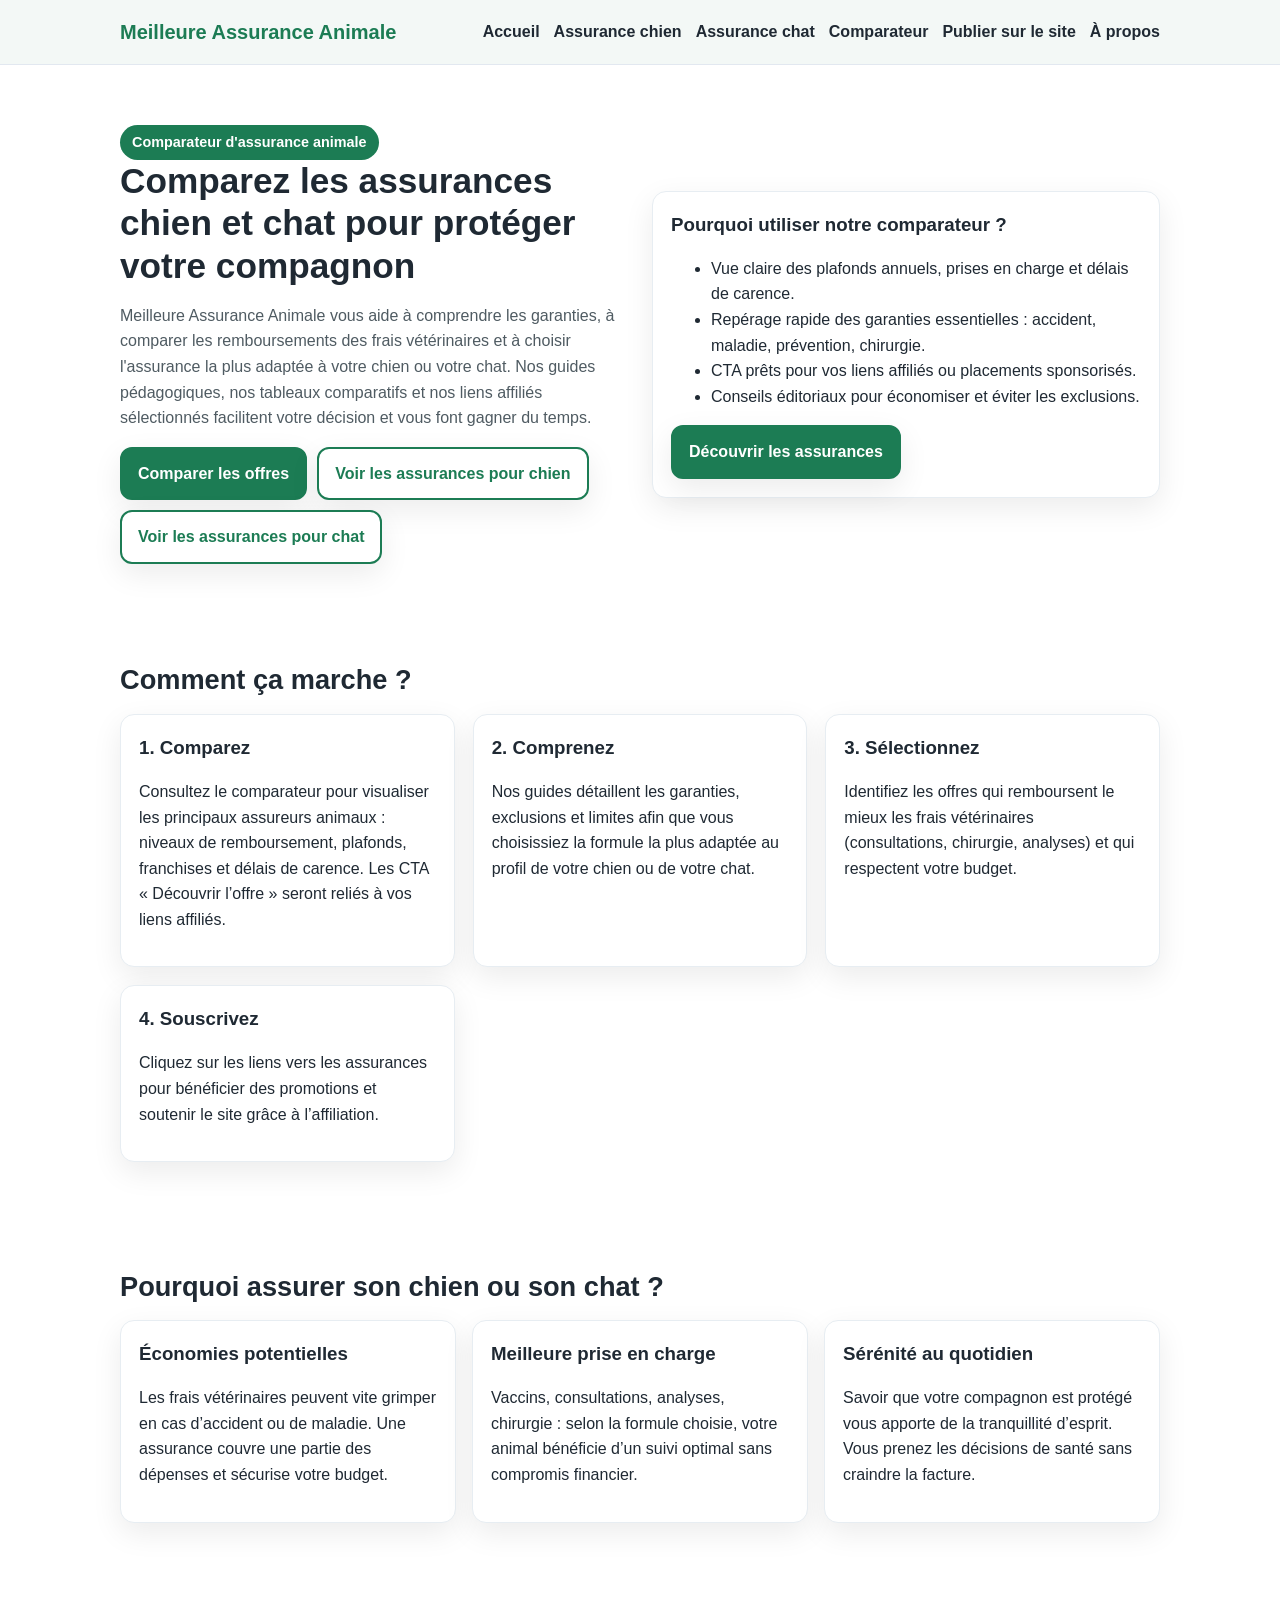
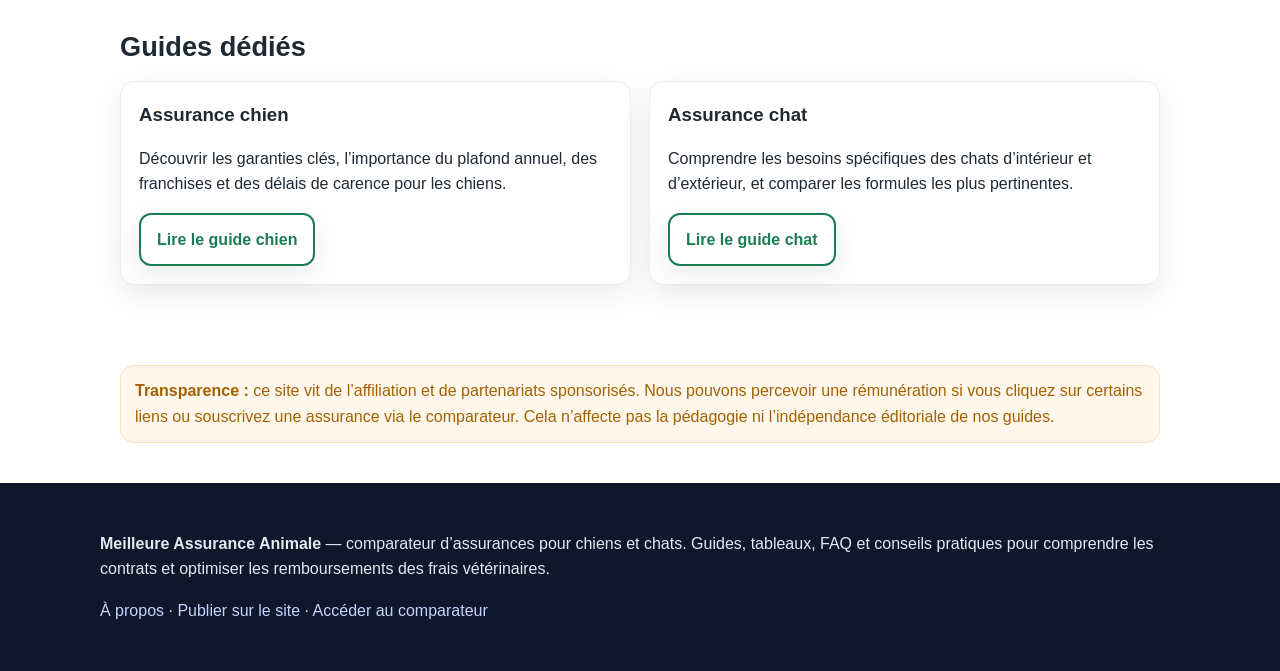
<file: index.html>
<!DOCTYPE html>
<html lang="fr">
<head>
  <meta charset="UTF-8">
  <meta name="viewport" content="width=device-width, initial-scale=1.0">
  <title>Comparateur assurance animale | Meilleure Assurance Animale</title>
  <meta name="description" content="Comparez rapidement les assurances chien et chat : garanties, remboursements frais vétérinaires, prix et délais de carence. Guides clairs et liens vers les meilleures offres.">
  <link rel="stylesheet" href="style.css">
</head>
<body>
<header>
  <div class="navbar">
    <a class="brand" href="/">Meilleure Assurance Animale</a>
    <nav>
      <ul>
        <li><a href="/">Accueil</a></li>
        <li><a href="assurance-chien.html">Assurance chien</a></li>
        <li><a href="assurance-chat.html">Assurance chat</a></li>
        <li><a href="comparateur.html">Comparateur</a></li>
        <li><a href="publier-sur-le-site.html">Publier sur le site</a></li>
        <li><a href="a-propos.html">À propos</a></li>
      </ul>
    </nav>
  </div>
</header>

<section class="hero">
  <div>
    <span class="badge">Comparateur d'assurance animale</span>
    <h1>Comparez les assurances chien et chat pour protéger votre compagnon</h1>
    <p>Meilleure Assurance Animale vous aide à comprendre les garanties, à comparer les remboursements des frais vétérinaires et à choisir l'assurance la plus adaptée à votre chien ou votre chat. Nos guides pédagogiques, nos tableaux comparatifs et nos liens affiliés sélectionnés facilitent votre décision et vous font gagner du temps.</p>
    <div style="display:flex;flex-wrap:wrap;gap:10px;margin-top:14px;">
      <a class="btn" href="comparateur.html">Comparer les offres</a>
      <a class="btn outline" href="assurance-chien.html">Voir les assurances pour chien</a>
      <a class="btn outline" href="assurance-chat.html">Voir les assurances pour chat</a>
    </div>
  </div>
  <div class="card">
    <h3>Pourquoi utiliser notre comparateur ?</h3>
    <ul>
      <li>Vue claire des plafonds annuels, prises en charge et délais de carence.</li>
      <li>Repérage rapide des garanties essentielles : accident, maladie, prévention, chirurgie.</li>
      <li>CTA prêts pour vos liens affiliés ou placements sponsorisés.</li>
      <li>Conseils éditoriaux pour économiser et éviter les exclusions.</li>
    </ul>
    <a class="btn" href="comparateur.html">Découvrir les assurances</a>
  </div>
</section>

<section class="section">
  <h2>Comment ça marche ?</h2>
  <div class="grid-two">
    <div class="card">
      <h3>1. Comparez</h3>
      <p>Consultez le comparateur pour visualiser les principaux assureurs animaux : niveaux de remboursement, plafonds, franchises et délais de carence. Les CTA « Découvrir l’offre » seront reliés à vos liens affiliés.</p>
    </div>
    <div class="card">
      <h3>2. Comprenez</h3>
      <p>Nos guides détaillent les garanties, exclusions et limites afin que vous choisissiez la formule la plus adaptée au profil de votre chien ou de votre chat.</p>
    </div>
    <div class="card">
      <h3>3. Sélectionnez</h3>
      <p>Identifiez les offres qui remboursent le mieux les frais vétérinaires (consultations, chirurgie, analyses) et qui respectent votre budget.</p>
    </div>
    <div class="card">
      <h3>4. Souscrivez</h3>
      <p>Cliquez sur les liens vers les assurances pour bénéficier des promotions et soutenir le site grâce à l’affiliation.</p>
    </div>
  </div>
</section>

<section class="section">
  <h2>Pourquoi assurer son chien ou son chat ?</h2>
  <div class="cards">
    <div class="card">
      <h3>Économies potentielles</h3>
      <p>Les frais vétérinaires peuvent vite grimper en cas d’accident ou de maladie. Une assurance couvre une partie des dépenses et sécurise votre budget.</p>
    </div>
    <div class="card">
      <h3>Meilleure prise en charge</h3>
      <p>Vaccins, consultations, analyses, chirurgie : selon la formule choisie, votre animal bénéficie d’un suivi optimal sans compromis financier.</p>
    </div>
    <div class="card">
      <h3>Sérénité au quotidien</h3>
      <p>Savoir que votre compagnon est protégé vous apporte de la tranquillité d’esprit. Vous prenez les décisions de santé sans craindre la facture.</p>
    </div>
  </div>
</section>

<section class="section">
  <h2>Guides dédiés</h2>
  <div class="grid-two">
    <div class="card">
      <h3>Assurance chien</h3>
      <p>Découvrir les garanties clés, l’importance du plafond annuel, des franchises et des délais de carence pour les chiens.</p>
      <a class="btn outline" href="assurance-chien.html">Lire le guide chien</a>
    </div>
    <div class="card">
      <h3>Assurance chat</h3>
      <p>Comprendre les besoins spécifiques des chats d’intérieur et d’extérieur, et comparer les formules les plus pertinentes.</p>
      <a class="btn outline" href="assurance-chat.html">Lire le guide chat</a>
    </div>
  </div>
</section>

<section class="section">
  <div class="notice">
    <strong>Transparence :</strong> ce site vit de l’affiliation et de partenariats sponsorisés. Nous pouvons percevoir une rémunération si vous cliquez sur certains liens ou souscrivez une assurance via le comparateur. Cela n’affecte pas la pédagogie ni l’indépendance éditoriale de nos guides.
  </div>
</section>

<footer class="footer">
  <div class="section" style="padding:0;max-width:var(--max-width);">
    <p><strong>Meilleure Assurance Animale</strong> — comparateur d’assurances pour chiens et chats. Guides, tableaux, FAQ et conseils pratiques pour comprendre les contrats et optimiser les remboursements des frais vétérinaires.</p>
    <p><a href="a-propos.html">À propos</a> · <a href="publier-sur-le-site.html">Publier sur le site</a> · <a href="comparateur.html">Accéder au comparateur</a></p>
  </div>
</footer>
</body>
</html>
</file>
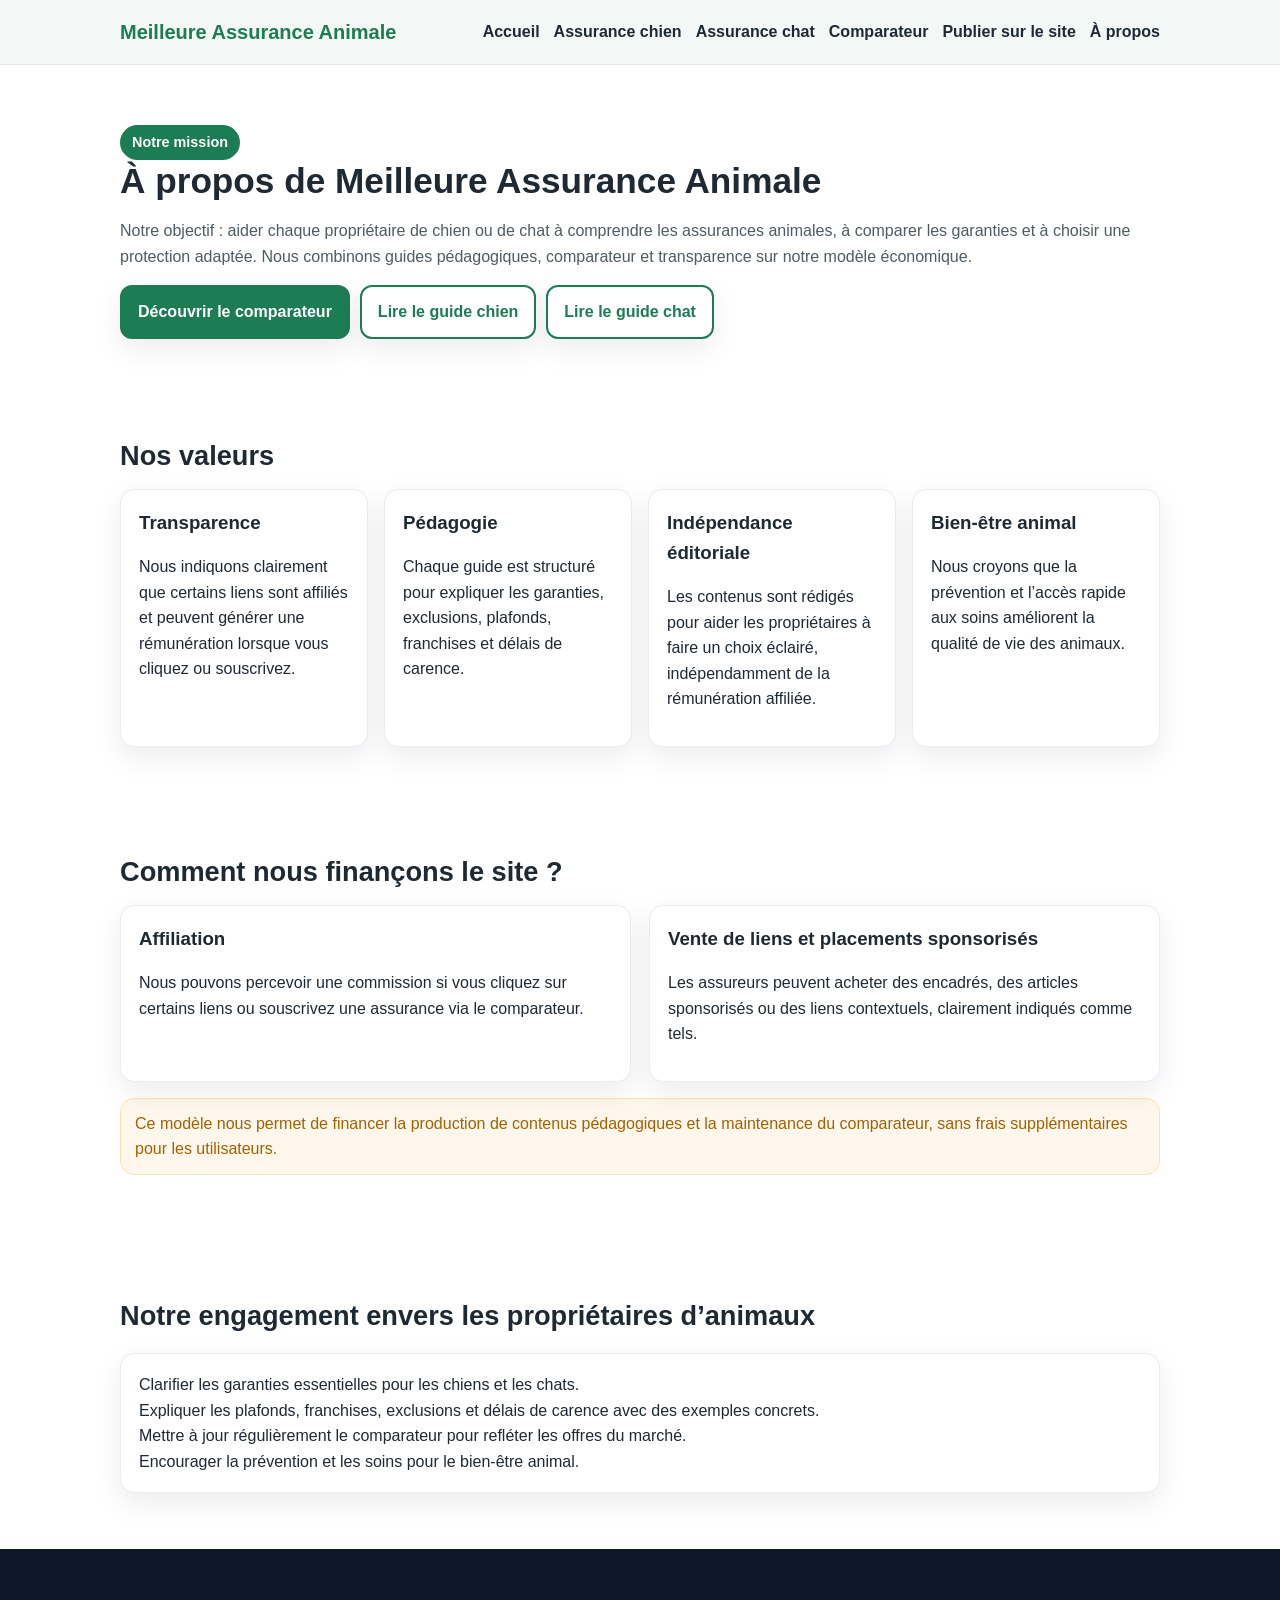
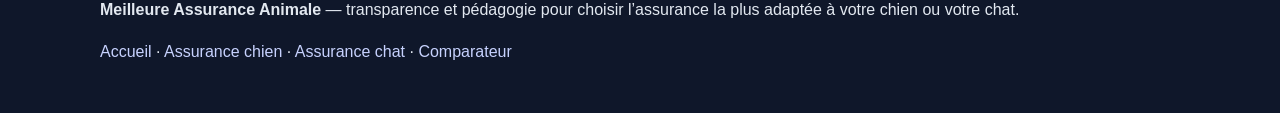
<file: a-propos.html>
<!DOCTYPE html>
<html lang="fr">
<head>
  <meta charset="UTF-8">
  <meta name="viewport" content="width=device-width, initial-scale=1.0">
  <title>À propos | Meilleure Assurance Animale</title>
  <meta name="description" content="Découvrez la démarche de Meilleure Assurance Animale : transparence, pédagogie, comparateur indépendant et financement via affiliation et placements sponsorisés.">
  <link rel="stylesheet" href="style.css">
</head>
<body>
<header>
  <div class="navbar">
    <a class="brand" href="/">Meilleure Assurance Animale</a>
    <nav>
      <ul>
        <li><a href="/">Accueil</a></li>
        <li><a href="assurance-chien.html">Assurance chien</a></li>
        <li><a href="assurance-chat.html">Assurance chat</a></li>
        <li><a href="comparateur.html">Comparateur</a></li>
        <li><a href="publier-sur-le-site.html">Publier sur le site</a></li>
        <li><a href="a-propos.html">À propos</a></li>
      </ul>
    </nav>
  </div>
</header>

<section class="hero">
  <div>
    <span class="badge">Notre mission</span>
    <h1>À propos de Meilleure Assurance Animale</h1>
    <p>Notre objectif : aider chaque propriétaire de chien ou de chat à comprendre les assurances animales, à comparer les garanties et à choisir une protection adaptée. Nous combinons guides pédagogiques, comparateur et transparence sur notre modèle économique.</p>
    <div style="display:flex;flex-wrap:wrap;gap:10px;margin-top:14px;">
      <a class="btn" href="comparateur.html">Découvrir le comparateur</a>
      <a class="btn outline" href="assurance-chien.html">Lire le guide chien</a>
      <a class="btn outline" href="assurance-chat.html">Lire le guide chat</a>
    </div>
  </div>
</section>

<section class="section">
  <h2>Nos valeurs</h2>
  <div class="cards">
    <div class="card">
      <h3>Transparence</h3>
      <p>Nous indiquons clairement que certains liens sont affiliés et peuvent générer une rémunération lorsque vous cliquez ou souscrivez.</p>
    </div>
    <div class="card">
      <h3>Pédagogie</h3>
      <p>Chaque guide est structuré pour expliquer les garanties, exclusions, plafonds, franchises et délais de carence.</p>
    </div>
    <div class="card">
      <h3>Indépendance éditoriale</h3>
      <p>Les contenus sont rédigés pour aider les propriétaires à faire un choix éclairé, indépendamment de la rémunération affiliée.</p>
    </div>
    <div class="card">
      <h3>Bien-être animal</h3>
      <p>Nous croyons que la prévention et l’accès rapide aux soins améliorent la qualité de vie des animaux.</p>
    </div>
  </div>
</section>

<section class="section">
  <h2>Comment nous finançons le site ?</h2>
  <div class="grid-two">
    <div class="card">
      <h3>Affiliation</h3>
      <p>Nous pouvons percevoir une commission si vous cliquez sur certains liens ou souscrivez une assurance via le comparateur.</p>
    </div>
    <div class="card">
      <h3>Vente de liens et placements sponsorisés</h3>
      <p>Les assureurs peuvent acheter des encadrés, des articles sponsorisés ou des liens contextuels, clairement indiqués comme tels.</p>
    </div>
  </div>
  <p class="notice">Ce modèle nous permet de financer la production de contenus pédagogiques et la maintenance du comparateur, sans frais supplémentaires pour les utilisateurs.</p>
</section>

<section class="section">
  <h2>Notre engagement envers les propriétaires d’animaux</h2>
  <ul class="card" style="list-style:none; padding-left:18px;">
    <li>Clarifier les garanties essentielles pour les chiens et les chats.</li>
    <li>Expliquer les plafonds, franchises, exclusions et délais de carence avec des exemples concrets.</li>
    <li>Mettre à jour régulièrement le comparateur pour refléter les offres du marché.</li>
    <li>Encourager la prévention et les soins pour le bien-être animal.</li>
  </ul>
</section>

<footer class="footer">
  <div class="section" style="padding:0;max-width:var(--max-width);">
    <p><strong>Meilleure Assurance Animale</strong> — transparence et pédagogie pour choisir l’assurance la plus adaptée à votre chien ou votre chat.</p>
    <p><a href="/">Accueil</a> · <a href="assurance-chien.html">Assurance chien</a> · <a href="assurance-chat.html">Assurance chat</a> · <a href="comparateur.html">Comparateur</a></p>
  </div>
</footer>
</body>
</html>
</file>
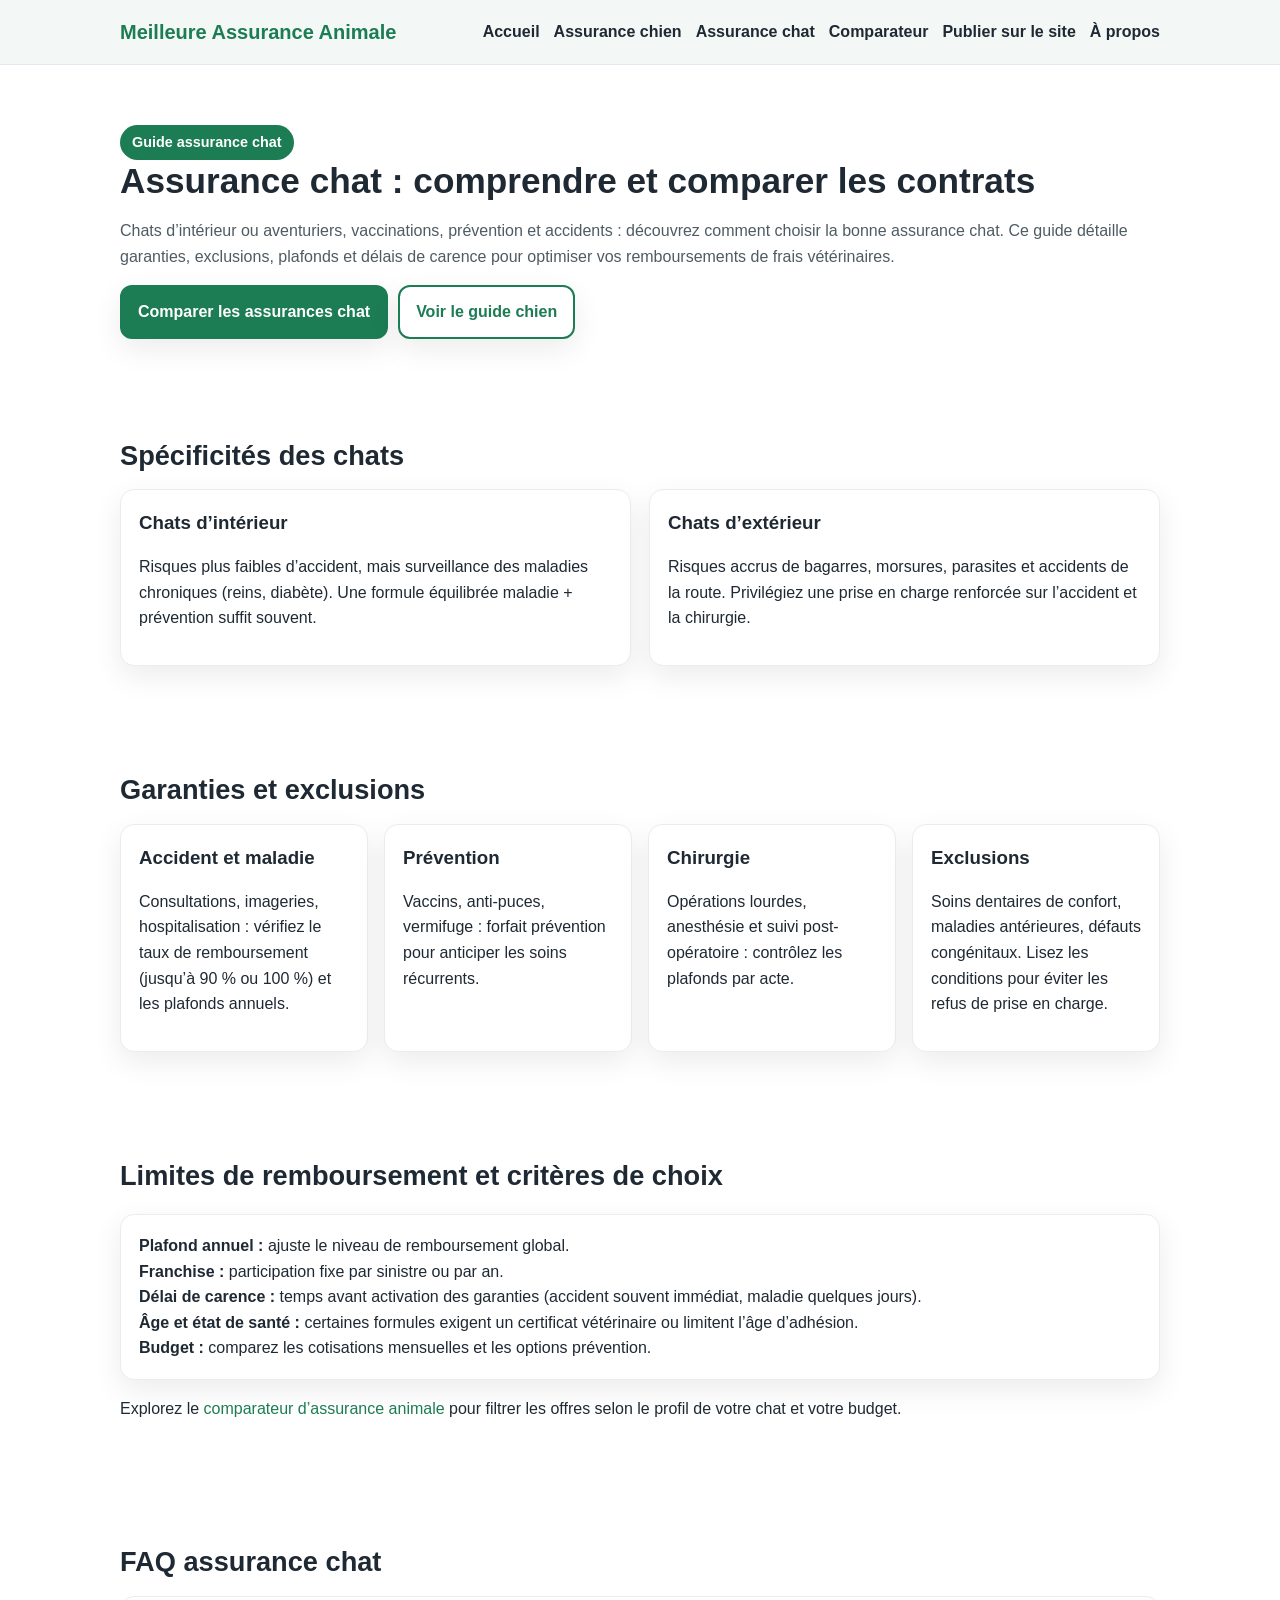
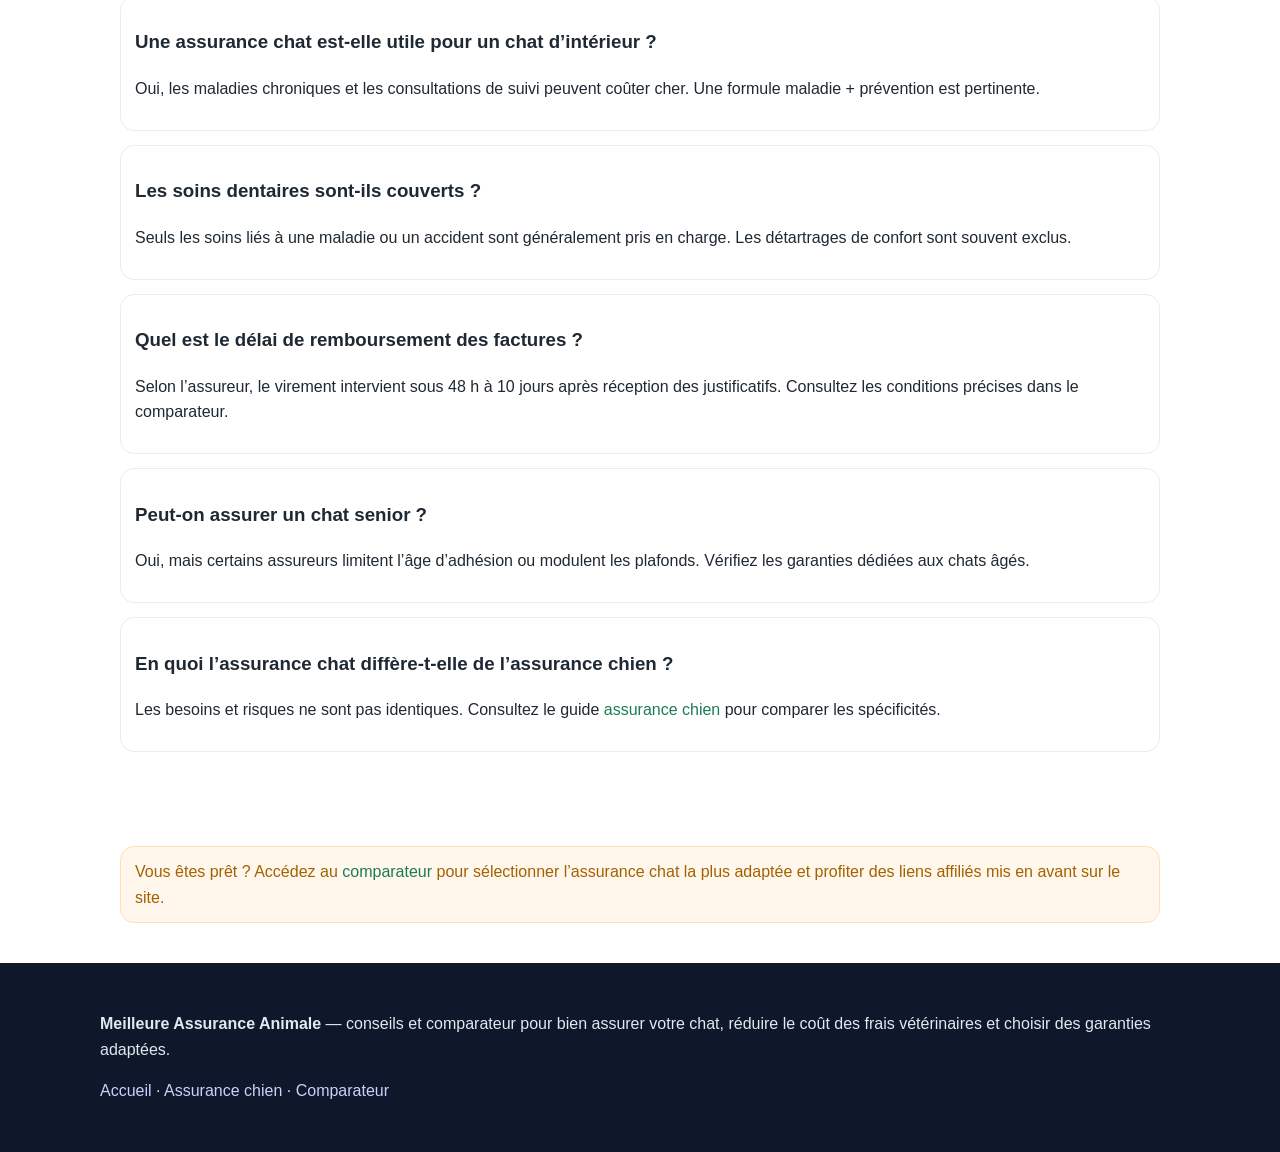
<file: assurance-chat.html>
<!DOCTYPE html>
<html lang="fr">
<head>
  <meta charset="UTF-8">
  <meta name="viewport" content="width=device-width, initial-scale=1.0">
  <title>Assurance chat : comprendre et comparer les contrats | Meilleure Assurance Animale</title>
  <meta name="description" content="Assurance chat : formules, garanties, exclusions et conseils pour comparer les contrats selon le profil de votre chat d’intérieur ou d’extérieur et votre budget vétérinaire.">
  <link rel="stylesheet" href="style.css">
</head>
<body>
<header>
  <div class="navbar">
    <a class="brand" href="/">Meilleure Assurance Animale</a>
    <nav>
      <ul>
        <li><a href="/">Accueil</a></li>
        <li><a href="assurance-chien.html">Assurance chien</a></li>
        <li><a href="assurance-chat.html">Assurance chat</a></li>
        <li><a href="comparateur.html">Comparateur</a></li>
        <li><a href="publier-sur-le-site.html">Publier sur le site</a></li>
        <li><a href="a-propos.html">À propos</a></li>
      </ul>
    </nav>
  </div>
</header>

<section class="hero">
  <div>
    <span class="badge">Guide assurance chat</span>
    <h1>Assurance chat : comprendre et comparer les contrats</h1>
    <p>Chats d’intérieur ou aventuriers, vaccinations, prévention et accidents : découvrez comment choisir la bonne assurance chat. Ce guide détaille garanties, exclusions, plafonds et délais de carence pour optimiser vos remboursements de frais vétérinaires.</p>
    <div style="display:flex;flex-wrap:wrap;gap:10px;margin-top:14px;">
      <a class="btn" href="comparateur.html">Comparer les assurances chat</a>
      <a class="btn outline" href="assurance-chien.html">Voir le guide chien</a>
    </div>
  </div>
</section>

<section class="section">
  <h2>Spécificités des chats</h2>
  <div class="grid-two">
    <div class="card">
      <h3>Chats d’intérieur</h3>
      <p>Risques plus faibles d’accident, mais surveillance des maladies chroniques (reins, diabète). Une formule équilibrée maladie + prévention suffit souvent.</p>
    </div>
    <div class="card">
      <h3>Chats d’extérieur</h3>
      <p>Risques accrus de bagarres, morsures, parasites et accidents de la route. Privilégiez une prise en charge renforcée sur l’accident et la chirurgie.</p>
    </div>
  </div>
</section>

<section class="section">
  <h2>Garanties et exclusions</h2>
  <div class="cards">
    <div class="card">
      <h3>Accident et maladie</h3>
      <p>Consultations, imageries, hospitalisation : vérifiez le taux de remboursement (jusqu’à 90 % ou 100 %) et les plafonds annuels.</p>
    </div>
    <div class="card">
      <h3>Prévention</h3>
      <p>Vaccins, anti-puces, vermifuge : forfait prévention pour anticiper les soins récurrents.</p>
    </div>
    <div class="card">
      <h3>Chirurgie</h3>
      <p>Opérations lourdes, anesthésie et suivi post-opératoire : contrôlez les plafonds par acte.</p>
    </div>
    <div class="card">
      <h3>Exclusions</h3>
      <p>Soins dentaires de confort, maladies antérieures, défauts congénitaux. Lisez les conditions pour éviter les refus de prise en charge.</p>
    </div>
  </div>
</section>

<section class="section">
  <h2>Limites de remboursement et critères de choix</h2>
  <ul class="card" style="list-style:none; padding-left:18px;">
    <li><strong>Plafond annuel :</strong> ajuste le niveau de remboursement global.</li>
    <li><strong>Franchise :</strong> participation fixe par sinistre ou par an.</li>
    <li><strong>Délai de carence :</strong> temps avant activation des garanties (accident souvent immédiat, maladie quelques jours).</li>
    <li><strong>Âge et état de santé :</strong> certaines formules exigent un certificat vétérinaire ou limitent l’âge d’adhésion.</li>
    <li><strong>Budget :</strong> comparez les cotisations mensuelles et les options prévention.</li>
  </ul>
  <p>Explorez le <a href="comparateur.html">comparateur d’assurance animale</a> pour filtrer les offres selon le profil de votre chat et votre budget.</p>
</section>

<section class="section">
  <h2>FAQ assurance chat</h2>
  <div class="faq-item">
    <h3>Une assurance chat est-elle utile pour un chat d’intérieur ?</h3>
    <p>Oui, les maladies chroniques et les consultations de suivi peuvent coûter cher. Une formule maladie + prévention est pertinente.</p>
  </div>
  <div class="faq-item">
    <h3>Les soins dentaires sont-ils couverts ?</h3>
    <p>Seuls les soins liés à une maladie ou un accident sont généralement pris en charge. Les détartrages de confort sont souvent exclus.</p>
  </div>
  <div class="faq-item">
    <h3>Quel est le délai de remboursement des factures ?</h3>
    <p>Selon l’assureur, le virement intervient sous 48 h à 10 jours après réception des justificatifs. Consultez les conditions précises dans le comparateur.</p>
  </div>
  <div class="faq-item">
    <h3>Peut-on assurer un chat senior ?</h3>
    <p>Oui, mais certains assureurs limitent l’âge d’adhésion ou modulent les plafonds. Vérifiez les garanties dédiées aux chats âgés.</p>
  </div>
  <div class="faq-item">
    <h3>En quoi l’assurance chat diffère-t-elle de l’assurance chien ?</h3>
    <p>Les besoins et risques ne sont pas identiques. Consultez le guide <a href="assurance-chien.html">assurance chien</a> pour comparer les spécificités.</p>
  </div>
</section>

<section class="section">
  <div class="notice">
    Vous êtes prêt ? Accédez au <a href="comparateur.html">comparateur</a> pour sélectionner l’assurance chat la plus adaptée et profiter des liens affiliés mis en avant sur le site.
  </div>
</section>

<footer class="footer">
  <div class="section" style="padding:0;max-width:var(--max-width);">
    <p><strong>Meilleure Assurance Animale</strong> — conseils et comparateur pour bien assurer votre chat, réduire le coût des frais vétérinaires et choisir des garanties adaptées.</p>
    <p><a href="/">Accueil</a> · <a href="assurance-chien.html">Assurance chien</a> · <a href="comparateur.html">Comparateur</a></p>
  </div>
</footer>
</body>
</html>
</file>
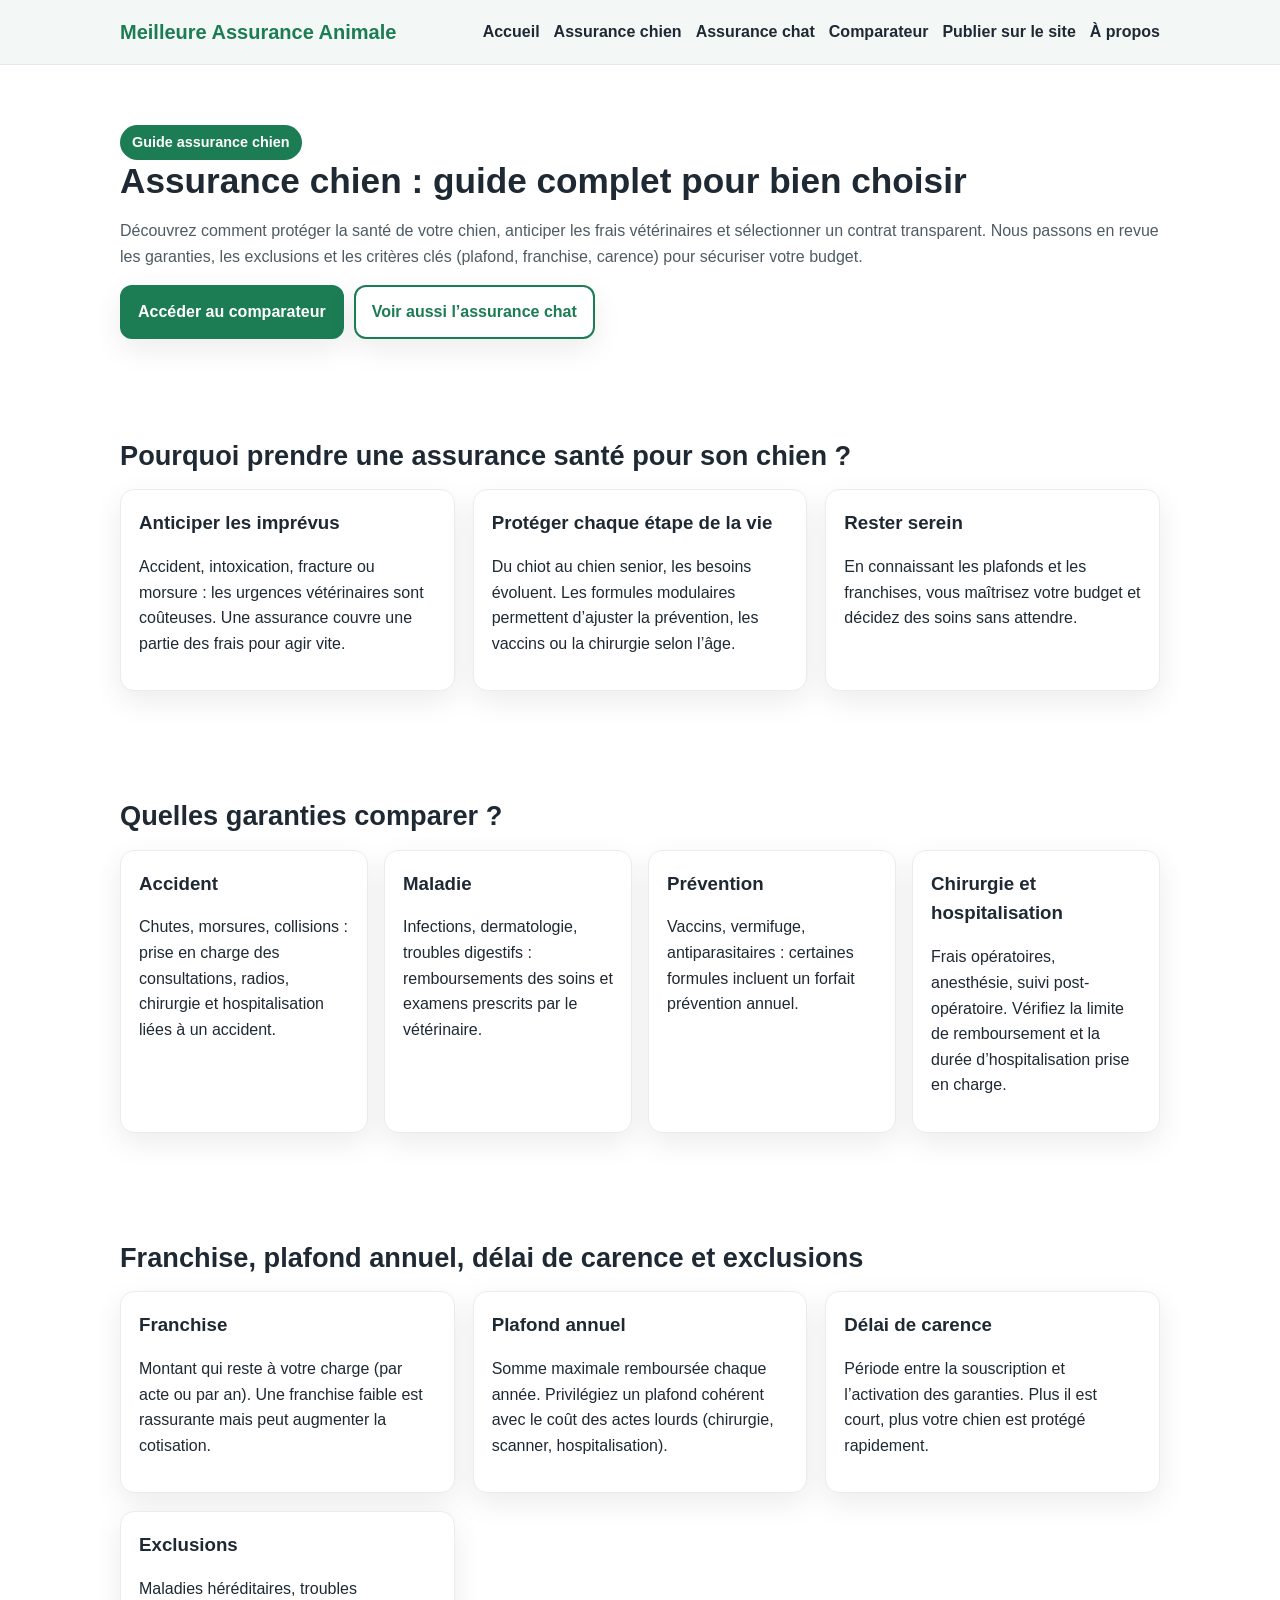
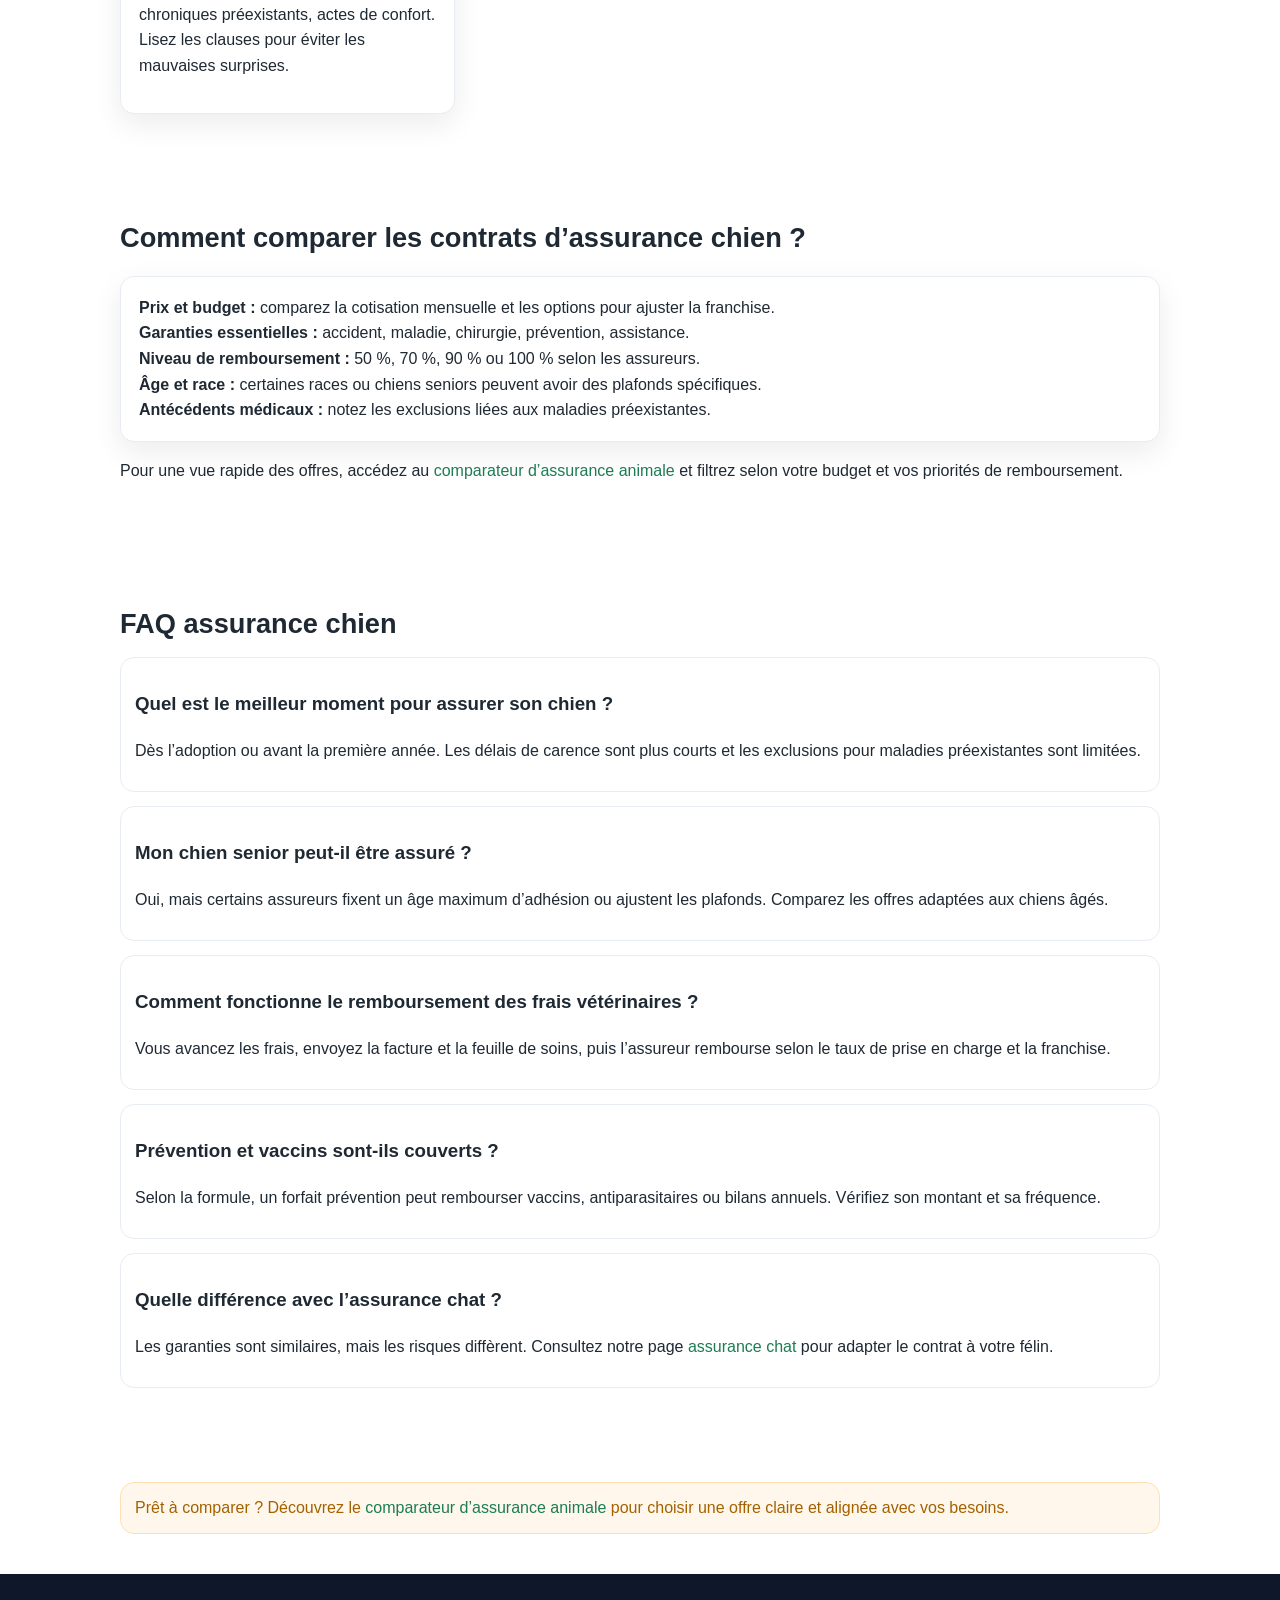
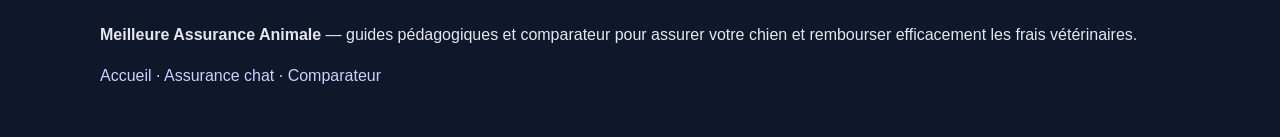
<file: assurance-chien.html>
<!DOCTYPE html>
<html lang="fr">
<head>
  <meta charset="UTF-8">
  <meta name="viewport" content="width=device-width, initial-scale=1.0">
  <title>Assurance chien : guide complet pour bien choisir | Meilleure Assurance Animale</title>
  <meta name="description" content="Assurance chien : garanties accident et maladie, franchises, plafonds annuels, délais de carence et conseils pour comparer les contrats et rembourser les frais vétérinaires.">
  <link rel="stylesheet" href="style.css">
</head>
<body>
<header>
  <div class="navbar">
    <a class="brand" href="/">Meilleure Assurance Animale</a>
    <nav>
      <ul>
        <li><a href="/">Accueil</a></li>
        <li><a href="assurance-chien.html">Assurance chien</a></li>
        <li><a href="assurance-chat.html">Assurance chat</a></li>
        <li><a href="comparateur.html">Comparateur</a></li>
        <li><a href="publier-sur-le-site.html">Publier sur le site</a></li>
        <li><a href="a-propos.html">À propos</a></li>
      </ul>
    </nav>
  </div>
</header>

<section class="hero">
  <div>
    <span class="badge">Guide assurance chien</span>
    <h1>Assurance chien : guide complet pour bien choisir</h1>
    <p>Découvrez comment protéger la santé de votre chien, anticiper les frais vétérinaires et sélectionner un contrat transparent. Nous passons en revue les garanties, les exclusions et les critères clés (plafond, franchise, carence) pour sécuriser votre budget.</p>
    <div style="display:flex;flex-wrap:wrap;gap:10px;margin-top:14px;">
      <a class="btn" href="comparateur.html">Accéder au comparateur</a>
      <a class="btn outline" href="assurance-chat.html">Voir aussi l’assurance chat</a>
    </div>
  </div>
</section>

<section class="section">
  <h2>Pourquoi prendre une assurance santé pour son chien ?</h2>
  <div class="grid-two">
    <div class="card">
      <h3>Anticiper les imprévus</h3>
      <p>Accident, intoxication, fracture ou morsure : les urgences vétérinaires sont coûteuses. Une assurance couvre une partie des frais pour agir vite.</p>
    </div>
    <div class="card">
      <h3>Protéger chaque étape de la vie</h3>
      <p>Du chiot au chien senior, les besoins évoluent. Les formules modulaires permettent d’ajuster la prévention, les vaccins ou la chirurgie selon l’âge.</p>
    </div>
    <div class="card">
      <h3>Rester serein</h3>
      <p>En connaissant les plafonds et les franchises, vous maîtrisez votre budget et décidez des soins sans attendre.</p>
    </div>
  </div>
</section>

<section class="section">
  <h2>Quelles garanties comparer ?</h2>
  <div class="cards">
    <div class="card">
      <h3>Accident</h3>
      <p>Chutes, morsures, collisions : prise en charge des consultations, radios, chirurgie et hospitalisation liées à un accident.</p>
    </div>
    <div class="card">
      <h3>Maladie</h3>
      <p>Infections, dermatologie, troubles digestifs : remboursements des soins et examens prescrits par le vétérinaire.</p>
    </div>
    <div class="card">
      <h3>Prévention</h3>
      <p>Vaccins, vermifuge, antiparasitaires : certaines formules incluent un forfait prévention annuel.</p>
    </div>
    <div class="card">
      <h3>Chirurgie et hospitalisation</h3>
      <p>Frais opératoires, anesthésie, suivi post-opératoire. Vérifiez la limite de remboursement et la durée d’hospitalisation prise en charge.</p>
    </div>
  </div>
</section>

<section class="section">
  <h2>Franchise, plafond annuel, délai de carence et exclusions</h2>
  <div class="grid-two">
    <div class="card">
      <h3>Franchise</h3>
      <p>Montant qui reste à votre charge (par acte ou par an). Une franchise faible est rassurante mais peut augmenter la cotisation.</p>
    </div>
    <div class="card">
      <h3>Plafond annuel</h3>
      <p>Somme maximale remboursée chaque année. Privilégiez un plafond cohérent avec le coût des actes lourds (chirurgie, scanner, hospitalisation).</p>
    </div>
    <div class="card">
      <h3>Délai de carence</h3>
      <p>Période entre la souscription et l’activation des garanties. Plus il est court, plus votre chien est protégé rapidement.</p>
    </div>
    <div class="card">
      <h3>Exclusions</h3>
      <p>Maladies héréditaires, troubles chroniques préexistants, actes de confort. Lisez les clauses pour éviter les mauvaises surprises.</p>
    </div>
  </div>
</section>

<section class="section">
  <h2>Comment comparer les contrats d’assurance chien ?</h2>
  <ul class="card" style="list-style: none; padding-left: 18px;">
    <li><strong>Prix et budget :</strong> comparez la cotisation mensuelle et les options pour ajuster la franchise.</li>
    <li><strong>Garanties essentielles :</strong> accident, maladie, chirurgie, prévention, assistance.</li>
    <li><strong>Niveau de remboursement :</strong> 50 %, 70 %, 90 % ou 100 % selon les assureurs.</li>
    <li><strong>Âge et race :</strong> certaines races ou chiens seniors peuvent avoir des plafonds spécifiques.</li>
    <li><strong>Antécédents médicaux :</strong> notez les exclusions liées aux maladies préexistantes.</li>
  </ul>
  <p>Pour une vue rapide des offres, accédez au <a href="comparateur.html">comparateur d’assurance animale</a> et filtrez selon votre budget et vos priorités de remboursement.</p>
</section>

<section class="section">
  <h2>FAQ assurance chien</h2>
  <div class="faq-item">
    <h3>Quel est le meilleur moment pour assurer son chien ?</h3>
    <p>Dès l’adoption ou avant la première année. Les délais de carence sont plus courts et les exclusions pour maladies préexistantes sont limitées.</p>
  </div>
  <div class="faq-item">
    <h3>Mon chien senior peut-il être assuré ?</h3>
    <p>Oui, mais certains assureurs fixent un âge maximum d’adhésion ou ajustent les plafonds. Comparez les offres adaptées aux chiens âgés.</p>
  </div>
  <div class="faq-item">
    <h3>Comment fonctionne le remboursement des frais vétérinaires ?</h3>
    <p>Vous avancez les frais, envoyez la facture et la feuille de soins, puis l’assureur rembourse selon le taux de prise en charge et la franchise.</p>
  </div>
  <div class="faq-item">
    <h3>Prévention et vaccins sont-ils couverts ?</h3>
    <p>Selon la formule, un forfait prévention peut rembourser vaccins, antiparasitaires ou bilans annuels. Vérifiez son montant et sa fréquence.</p>
  </div>
  <div class="faq-item">
    <h3>Quelle différence avec l’assurance chat ?</h3>
    <p>Les garanties sont similaires, mais les risques diffèrent. Consultez notre page <a href="assurance-chat.html">assurance chat</a> pour adapter le contrat à votre félin.</p>
  </div>
</section>

<section class="section">
  <div class="notice">
    Prêt à comparer ? Découvrez le <a href="comparateur.html">comparateur d’assurance animale</a> pour choisir une offre claire et alignée avec vos besoins.
  </div>
</section>

<footer class="footer">
  <div class="section" style="padding:0;max-width:var(--max-width);">
    <p><strong>Meilleure Assurance Animale</strong> — guides pédagogiques et comparateur pour assurer votre chien et rembourser efficacement les frais vétérinaires.</p>
    <p><a href="/">Accueil</a> · <a href="assurance-chat.html">Assurance chat</a> · <a href="comparateur.html">Comparateur</a></p>
  </div>
</footer>
</body>
</html>
</file>
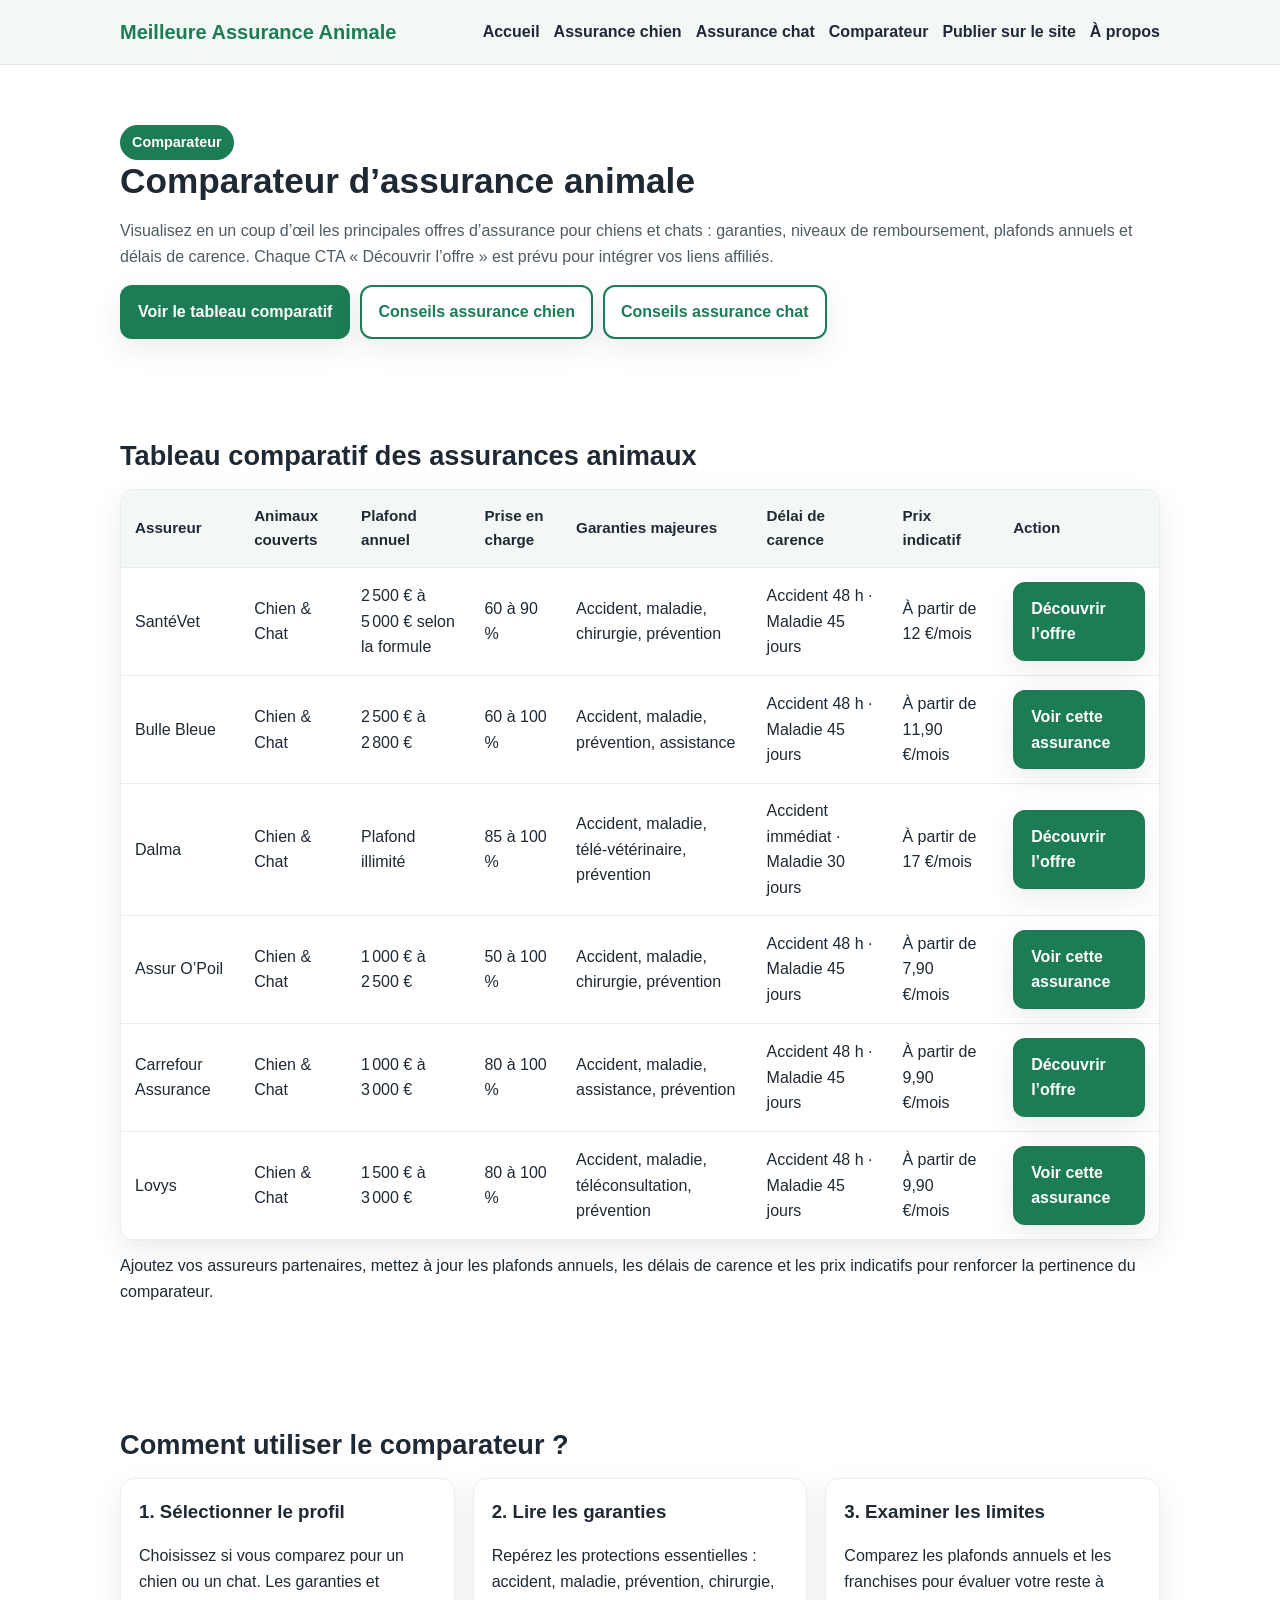
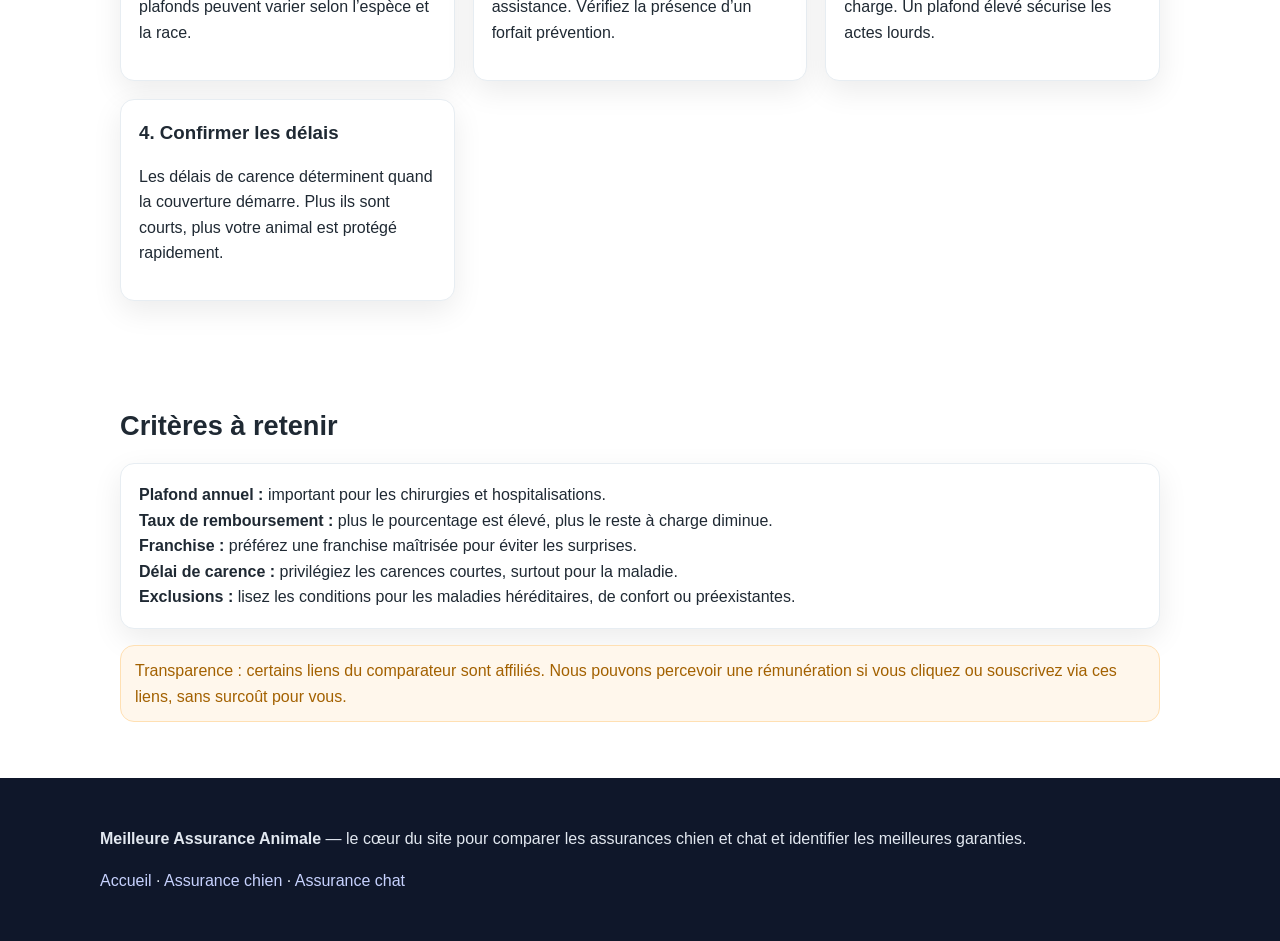
<file: comparateur.html>
<!DOCTYPE html>
<html lang="fr">
<head>
  <meta charset="UTF-8">
  <meta name="viewport" content="width=device-width, initial-scale=1.0">
  <title>Comparateur d’assurance animale | Meilleure Assurance Animale</title>
  <meta name="description" content="Comparez les assurances chien et chat : plafonds annuels, pourcentage de remboursement, garanties accident/maladie, délais de carence et prix indicatifs.">
  <link rel="stylesheet" href="style.css">
</head>
<body>
<header>
  <div class="navbar">
    <a class="brand" href="/">Meilleure Assurance Animale</a>
    <nav>
      <ul>
        <li><a href="/">Accueil</a></li>
        <li><a href="assurance-chien.html">Assurance chien</a></li>
        <li><a href="assurance-chat.html">Assurance chat</a></li>
        <li><a href="comparateur.html">Comparateur</a></li>
        <li><a href="publier-sur-le-site.html">Publier sur le site</a></li>
        <li><a href="a-propos.html">À propos</a></li>
      </ul>
    </nav>
  </div>
</header>

<section class="hero">
  <div>
    <span class="badge">Comparateur</span>
    <h1>Comparateur d’assurance animale</h1>
    <p>Visualisez en un coup d’œil les principales offres d’assurance pour chiens et chats : garanties, niveaux de remboursement, plafonds annuels et délais de carence. Chaque CTA « Découvrir l’offre » est prévu pour intégrer vos liens affiliés.</p>
    <div style="display:flex;flex-wrap:wrap;gap:10px;margin-top:14px;">
      <a class="btn" href="#tableau">Voir le tableau comparatif</a>
      <a class="btn outline" href="assurance-chien.html">Conseils assurance chien</a>
      <a class="btn outline" href="assurance-chat.html">Conseils assurance chat</a>
    </div>
  </div>
</section>

<section class="section" id="tableau">
  <h2>Tableau comparatif des assurances animaux</h2>
  <div class="table-wrapper">
    <table>
      <thead>
        <tr>
          <th>Assureur</th>
          <th>Animaux couverts</th>
          <th>Plafond annuel</th>
          <th>Prise en charge</th>
          <th>Garanties majeures</th>
          <th>Délai de carence</th>
          <th>Prix indicatif</th>
          <th>Action</th>
        </tr>
      </thead>
      <tbody>
        <tr>
          <td>SantéVet</td>
          <td>Chien & Chat</td>
          <td>2 500 € à 5 000 € selon la formule</td>
          <td>60 à 90 %</td>
          <td>Accident, maladie, chirurgie, prévention</td>
          <td>Accident 48 h · Maladie 45 jours</td>
          <td>À partir de 12 €/mois</td>
          <td><a class="btn" href="#">Découvrir l’offre</a></td>
        </tr>
        <tr>
          <td>Bulle Bleue</td>
          <td>Chien & Chat</td>
          <td>2 500 € à 2 800 €</td>
          <td>60 à 100 %</td>
          <td>Accident, maladie, prévention, assistance</td>
          <td>Accident 48 h · Maladie 45 jours</td>
          <td>À partir de 11,90 €/mois</td>
          <td><a class="btn" href="#">Voir cette assurance</a></td>
        </tr>
        <tr>
          <td>Dalma</td>
          <td>Chien & Chat</td>
          <td>Plafond illimité</td>
          <td>85 à 100 %</td>
          <td>Accident, maladie, télé-vétérinaire, prévention</td>
          <td>Accident immédiat · Maladie 30 jours</td>
          <td>À partir de 17 €/mois</td>
          <td><a class="btn" href="#">Découvrir l’offre</a></td>
        </tr>
        <tr>
          <td>Assur O’Poil</td>
          <td>Chien & Chat</td>
          <td>1 000 € à 2 500 €</td>
          <td>50 à 100 %</td>
          <td>Accident, maladie, chirurgie, prévention</td>
          <td>Accident 48 h · Maladie 45 jours</td>
          <td>À partir de 7,90 €/mois</td>
          <td><a class="btn" href="#">Voir cette assurance</a></td>
        </tr>
        <tr>
          <td>Carrefour Assurance</td>
          <td>Chien & Chat</td>
          <td>1 000 € à 3 000 €</td>
          <td>80 à 100 %</td>
          <td>Accident, maladie, assistance, prévention</td>
          <td>Accident 48 h · Maladie 45 jours</td>
          <td>À partir de 9,90 €/mois</td>
          <td><a class="btn" href="#">Découvrir l’offre</a></td>
        </tr>
        <tr>
          <td>Lovys</td>
          <td>Chien & Chat</td>
          <td>1 500 € à 3 000 €</td>
          <td>80 à 100 %</td>
          <td>Accident, maladie, téléconsultation, prévention</td>
          <td>Accident 48 h · Maladie 45 jours</td>
          <td>À partir de 9,90 €/mois</td>
          <td><a class="btn" href="#">Voir cette assurance</a></td>
        </tr>
      </tbody>
    </table>
  </div>
  <p style="margin-top:12px;">Ajoutez vos assureurs partenaires, mettez à jour les plafonds annuels, les délais de carence et les prix indicatifs pour renforcer la pertinence du comparateur.</p>
</section>

<section class="section">
  <h2>Comment utiliser le comparateur ?</h2>
  <div class="grid-two">
    <div class="card">
      <h3>1. Sélectionner le profil</h3>
      <p>Choisissez si vous comparez pour un chien ou un chat. Les garanties et plafonds peuvent varier selon l’espèce et la race.</p>
    </div>
    <div class="card">
      <h3>2. Lire les garanties</h3>
      <p>Repérez les protections essentielles : accident, maladie, prévention, chirurgie, assistance. Vérifiez la présence d’un forfait prévention.</p>
    </div>
    <div class="card">
      <h3>3. Examiner les limites</h3>
      <p>Comparez les plafonds annuels et les franchises pour évaluer votre reste à charge. Un plafond élevé sécurise les actes lourds.</p>
    </div>
    <div class="card">
      <h3>4. Confirmer les délais</h3>
      <p>Les délais de carence déterminent quand la couverture démarre. Plus ils sont courts, plus votre animal est protégé rapidement.</p>
    </div>
  </div>
</section>

<section class="section">
  <h2>Critères à retenir</h2>
  <ul class="card" style="list-style: none; padding-left: 18px;">
    <li><strong>Plafond annuel :</strong> important pour les chirurgies et hospitalisations.</li>
    <li><strong>Taux de remboursement :</strong> plus le pourcentage est élevé, plus le reste à charge diminue.</li>
    <li><strong>Franchise :</strong> préférez une franchise maîtrisée pour éviter les surprises.</li>
    <li><strong>Délai de carence :</strong> privilégiez les carences courtes, surtout pour la maladie.</li>
    <li><strong>Exclusions :</strong> lisez les conditions pour les maladies héréditaires, de confort ou préexistantes.</li>
  </ul>
  <p class="notice">Transparence : certains liens du comparateur sont affiliés. Nous pouvons percevoir une rémunération si vous cliquez ou souscrivez via ces liens, sans surcoût pour vous.</p>
</section>

<footer class="footer">
  <div class="section" style="padding:0;max-width:var(--max-width);">
    <p><strong>Meilleure Assurance Animale</strong> — le cœur du site pour comparer les assurances chien et chat et identifier les meilleures garanties.</p>
    <p><a href="/">Accueil</a> · <a href="assurance-chien.html">Assurance chien</a> · <a href="assurance-chat.html">Assurance chat</a></p>
  </div>
</footer>
</body>
</html>
</file>
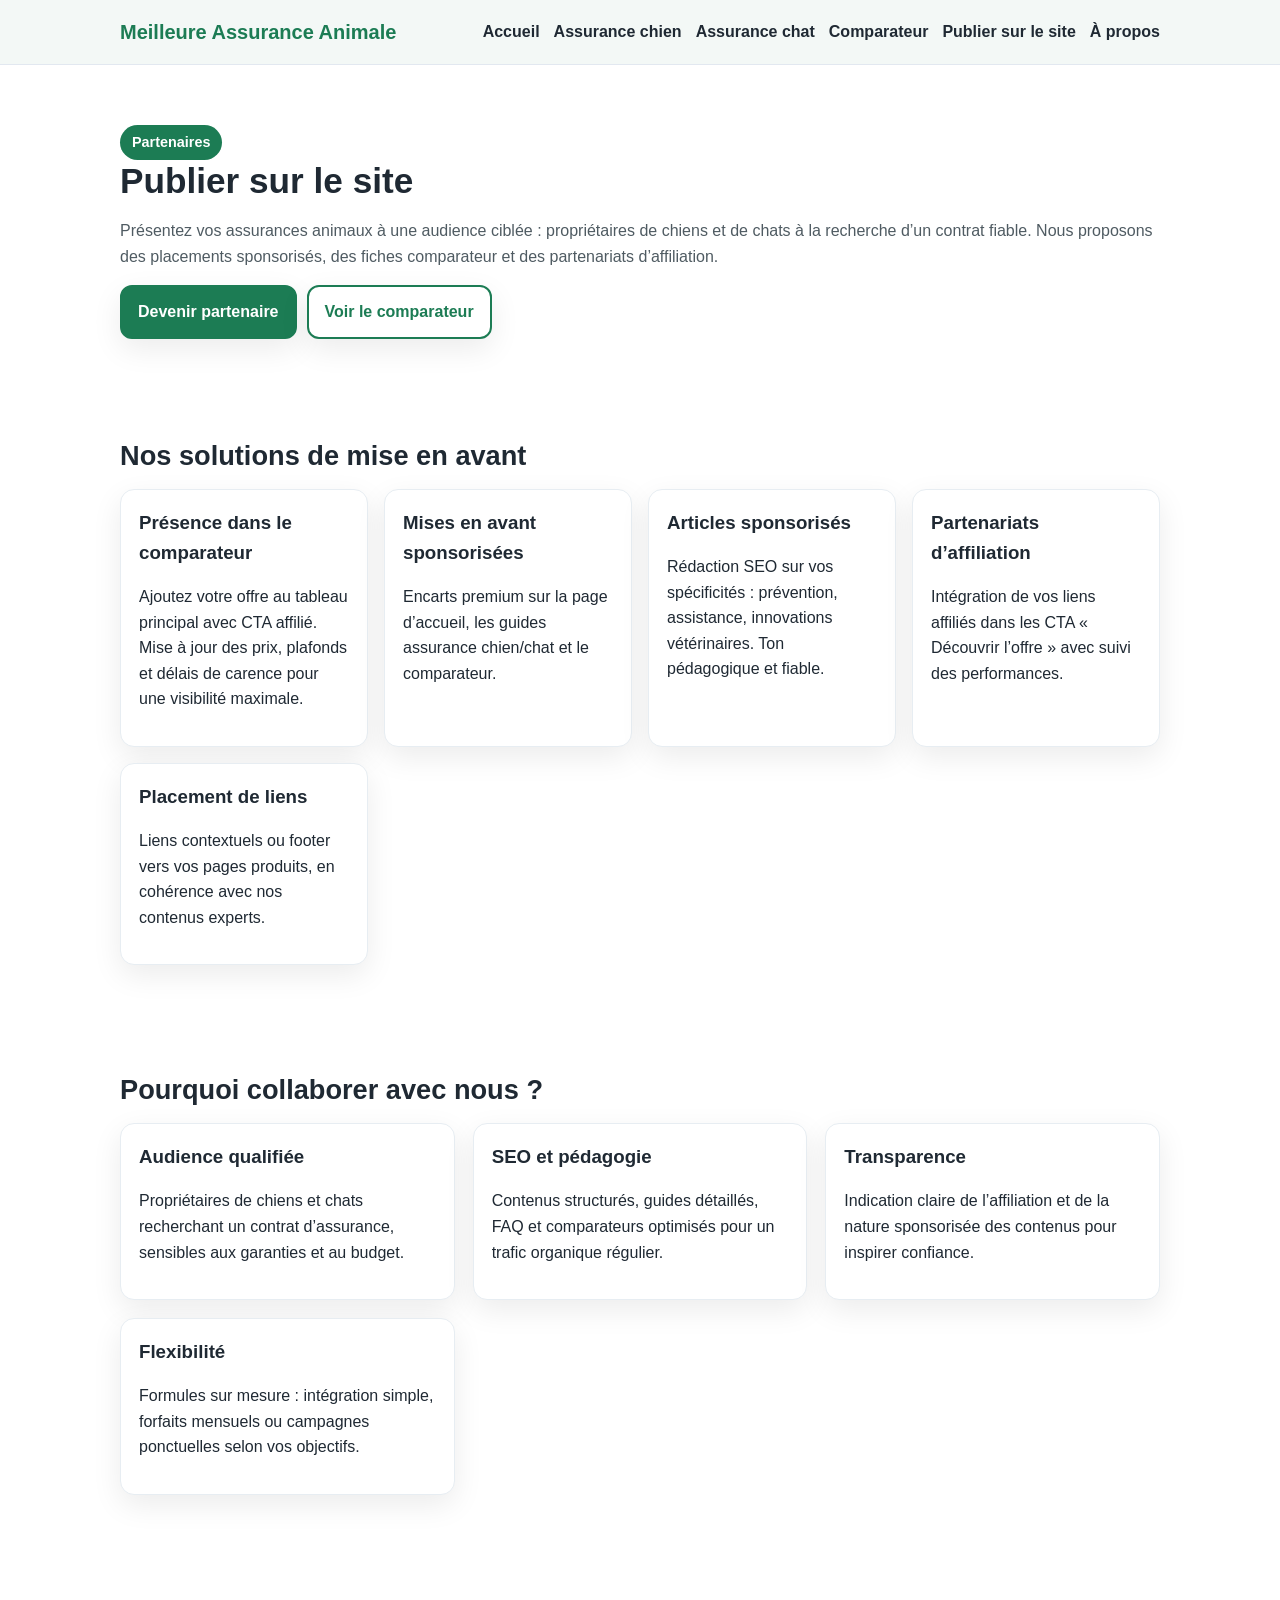
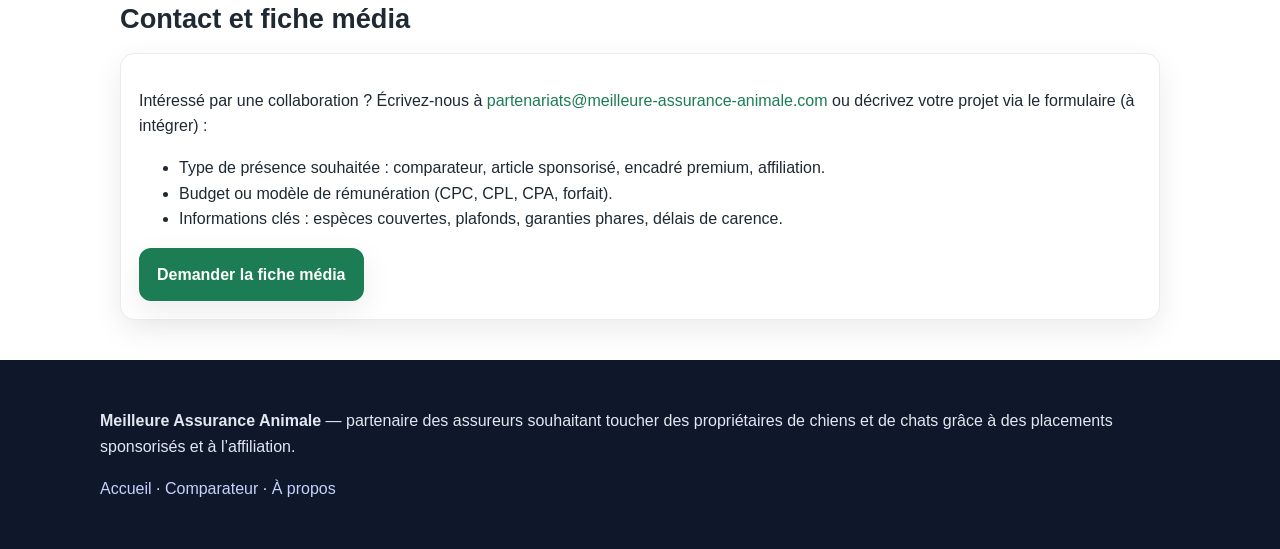
<file: publier-sur-le-site.html>
<!DOCTYPE html>
<html lang="fr">
<head>
  <meta charset="UTF-8">
  <meta name="viewport" content="width=device-width, initial-scale=1.0">
  <title>Publier sur le site | Meilleure Assurance Animale</title>
  <meta name="description" content="Assureurs, partenaires : proposez vos offres au comparateur, placements sponsorisés, articles et liens affiliés pour toucher les propriétaires de chiens et chats.">
  <link rel="stylesheet" href="style.css">
</head>
<body>
<header>
  <div class="navbar">
    <a class="brand" href="/">Meilleure Assurance Animale</a>
    <nav>
      <ul>
        <li><a href="/">Accueil</a></li>
        <li><a href="assurance-chien.html">Assurance chien</a></li>
        <li><a href="assurance-chat.html">Assurance chat</a></li>
        <li><a href="comparateur.html">Comparateur</a></li>
        <li><a href="publier-sur-le-site.html">Publier sur le site</a></li>
        <li><a href="a-propos.html">À propos</a></li>
      </ul>
    </nav>
  </div>
</header>

<section class="hero">
  <div>
    <span class="badge">Partenaires</span>
    <h1>Publier sur le site</h1>
    <p>Présentez vos assurances animaux à une audience ciblée : propriétaires de chiens et de chats à la recherche d’un contrat fiable. Nous proposons des placements sponsorisés, des fiches comparateur et des partenariats d’affiliation.</p>
    <div style="display:flex;flex-wrap:wrap;gap:10px;margin-top:14px;">
      <a class="btn" href="#contact">Devenir partenaire</a>
      <a class="btn outline" href="comparateur.html">Voir le comparateur</a>
    </div>
  </div>
</section>

<section class="section">
  <h2>Nos solutions de mise en avant</h2>
  <div class="cards">
    <div class="card">
      <h3>Présence dans le comparateur</h3>
      <p>Ajoutez votre offre au tableau principal avec CTA affilié. Mise à jour des prix, plafonds et délais de carence pour une visibilité maximale.</p>
    </div>
    <div class="card">
      <h3>Mises en avant sponsorisées</h3>
      <p>Encarts premium sur la page d’accueil, les guides assurance chien/chat et le comparateur.</p>
    </div>
    <div class="card">
      <h3>Articles sponsorisés</h3>
      <p>Rédaction SEO sur vos spécificités : prévention, assistance, innovations vétérinaires. Ton pédagogique et fiable.</p>
    </div>
    <div class="card">
      <h3>Partenariats d’affiliation</h3>
      <p>Intégration de vos liens affiliés dans les CTA « Découvrir l’offre » avec suivi des performances.</p>
    </div>
    <div class="card">
      <h3>Placement de liens</h3>
      <p>Liens contextuels ou footer vers vos pages produits, en cohérence avec nos contenus experts.</p>
    </div>
  </div>
</section>

<section class="section">
  <h2>Pourquoi collaborer avec nous ?</h2>
  <div class="grid-two">
    <div class="card">
      <h3>Audience qualifiée</h3>
      <p>Propriétaires de chiens et chats recherchant un contrat d’assurance, sensibles aux garanties et au budget.</p>
    </div>
    <div class="card">
      <h3>SEO et pédagogie</h3>
      <p>Contenus structurés, guides détaillés, FAQ et comparateurs optimisés pour un trafic organique régulier.</p>
    </div>
    <div class="card">
      <h3>Transparence</h3>
      <p>Indication claire de l’affiliation et de la nature sponsorisée des contenus pour inspirer confiance.</p>
    </div>
    <div class="card">
      <h3>Flexibilité</h3>
      <p>Formules sur mesure : intégration simple, forfaits mensuels ou campagnes ponctuelles selon vos objectifs.</p>
    </div>
  </div>
</section>

<section class="section" id="contact">
  <h2>Contact et fiche média</h2>
  <div class="card">
    <p>Intéressé par une collaboration ? Écrivez-nous à <a href="mailto:partenariats@meilleure-assurance-animale.com">partenariats@meilleure-assurance-animale.com</a> ou décrivez votre projet via le formulaire (à intégrer) :</p>
    <ul>
      <li>Type de présence souhaitée : comparateur, article sponsorisé, encadré premium, affiliation.</li>
      <li>Budget ou modèle de rémunération (CPC, CPL, CPA, forfait).</li>
      <li>Informations clés : espèces couvertes, plafonds, garanties phares, délais de carence.</li>
    </ul>
    <a class="btn" href="mailto:partenariats@meilleure-assurance-animale.com">Demander la fiche média</a>
  </div>
</section>

<footer class="footer">
  <div class="section" style="padding:0;max-width:var(--max-width);">
    <p><strong>Meilleure Assurance Animale</strong> — partenaire des assureurs souhaitant toucher des propriétaires de chiens et de chats grâce à des placements sponsorisés et à l’affiliation.</p>
    <p><a href="/">Accueil</a> · <a href="comparateur.html">Comparateur</a> · <a href="a-propos.html">À propos</a></p>
  </div>
</footer>
</body>
</html>
</file>
<file: style.css>
:root {
  --primary: #1c7c54;
  --secondary: #f3f8f6;
  --accent: #ffb347;
  --text: #1f2933;
  --muted: #4f5b62;
  --bg: #ffffff;
  --shadow: 0 10px 30px rgba(0, 0, 0, 0.08);
  --radius: 14px;
  --max-width: 1080px;
}

* {
  box-sizing: border-box;
}

body {
  margin: 0;
  font-family: 'Segoe UI', 'Helvetica Neue', Arial, sans-serif;
  color: var(--text);
  background: var(--bg);
  line-height: 1.6;
}

a {
  color: var(--primary);
  text-decoration: none;
}

a:hover {
  text-decoration: underline;
}

header {
  background: var(--secondary);
  border-bottom: 1px solid #e2e8f0;
}

.navbar {
  max-width: var(--max-width);
  margin: 0 auto;
  padding: 16px 20px;
  display: flex;
  align-items: center;
  justify-content: space-between;
}

.brand {
  font-weight: 800;
  font-size: 1.25rem;
  color: var(--primary);
}

nav ul {
  list-style: none;
  margin: 0;
  padding: 0;
  display: flex;
  gap: 14px;
}

nav a {
  font-weight: 600;
  color: var(--text);
}

.hero {
  max-width: var(--max-width);
  margin: 0 auto;
  padding: 60px 20px 32px;
  display: grid;
  grid-template-columns: repeat(auto-fit, minmax(280px, 1fr));
  gap: 24px;
  align-items: center;
}

.hero h1 {
  margin: 0 0 12px;
  font-size: 2.2rem;
  line-height: 1.2;
  text-align: left;
}

.hero p {
  color: var(--muted);
}

.badge {
  display: inline-flex;
  align-items: center;
  gap: 8px;
  background: var(--primary);
  color: #fff;
  padding: 6px 12px;
  border-radius: 999px;
  font-weight: 600;
  font-size: 0.9rem;
}

.btn {
  display: inline-flex;
  align-items: center;
  justify-content: center;
  gap: 8px;
  padding: 12px 16px;
  border-radius: 12px;
  border: 2px solid var(--primary);
  background: var(--primary);
  color: #fff;
  font-weight: 700;
  text-decoration: none;
  box-shadow: var(--shadow);
  transition: transform 0.15s ease, box-shadow 0.15s ease;
}

.btn.outline {
  background: #fff;
  color: var(--primary);
}

.btn:hover {
  transform: translateY(-1px);
  text-decoration: none;
  box-shadow: 0 14px 36px rgba(28, 124, 84, 0.18);
}

.section {
  max-width: var(--max-width);
  margin: 0 auto;
  padding: 40px 20px;
}

.section h2 {
  margin-bottom: 12px;
  font-size: 1.7rem;
}

.cards {
  display: grid;
  grid-template-columns: repeat(auto-fit, minmax(240px, 1fr));
  gap: 16px;
}

.card {
  background: #fff;
  border-radius: var(--radius);
  padding: 18px;
  box-shadow: var(--shadow);
  border: 1px solid #e7edf2;
}

.card h3 {
  margin-top: 0;
  margin-bottom: 8px;
}

.grid-two {
  display: grid;
  grid-template-columns: repeat(auto-fit, minmax(300px, 1fr));
  gap: 18px;
}

.table-wrapper {
  overflow: auto;
  border-radius: var(--radius);
  box-shadow: var(--shadow);
  border: 1px solid #e7edf2;
  background: #fff;
}

table {
  width: 100%;
  border-collapse: collapse;
  min-width: 720px;
}

table th, table td {
  padding: 14px;
  text-align: left;
  border-bottom: 1px solid #e7edf2;
}

table th {
  background: var(--secondary);
  font-size: 0.95rem;
}

.notice {
  background: #fff7ec;
  border: 1px solid #ffe0b3;
  padding: 12px 14px;
  border-radius: var(--radius);
  color: #a36100;
}

.faq-item {
  margin-bottom: 14px;
  padding: 12px 14px;
  border: 1px solid #e7edf2;
  border-radius: var(--radius);
  background: #fff;
}

.footer {
  background: #0f172a;
  color: #e2e8f0;
  padding: 32px 20px;
}

.footer a {
  color: #c7d2fe;
}

.meta {
  display: none;
}

@media (max-width: 720px) {
  .hero h1 {
    font-size: 1.8rem;
  }
  nav ul {
    flex-wrap: wrap;
  }
  .btn {
    width: 100%;
  }
}
</file>
